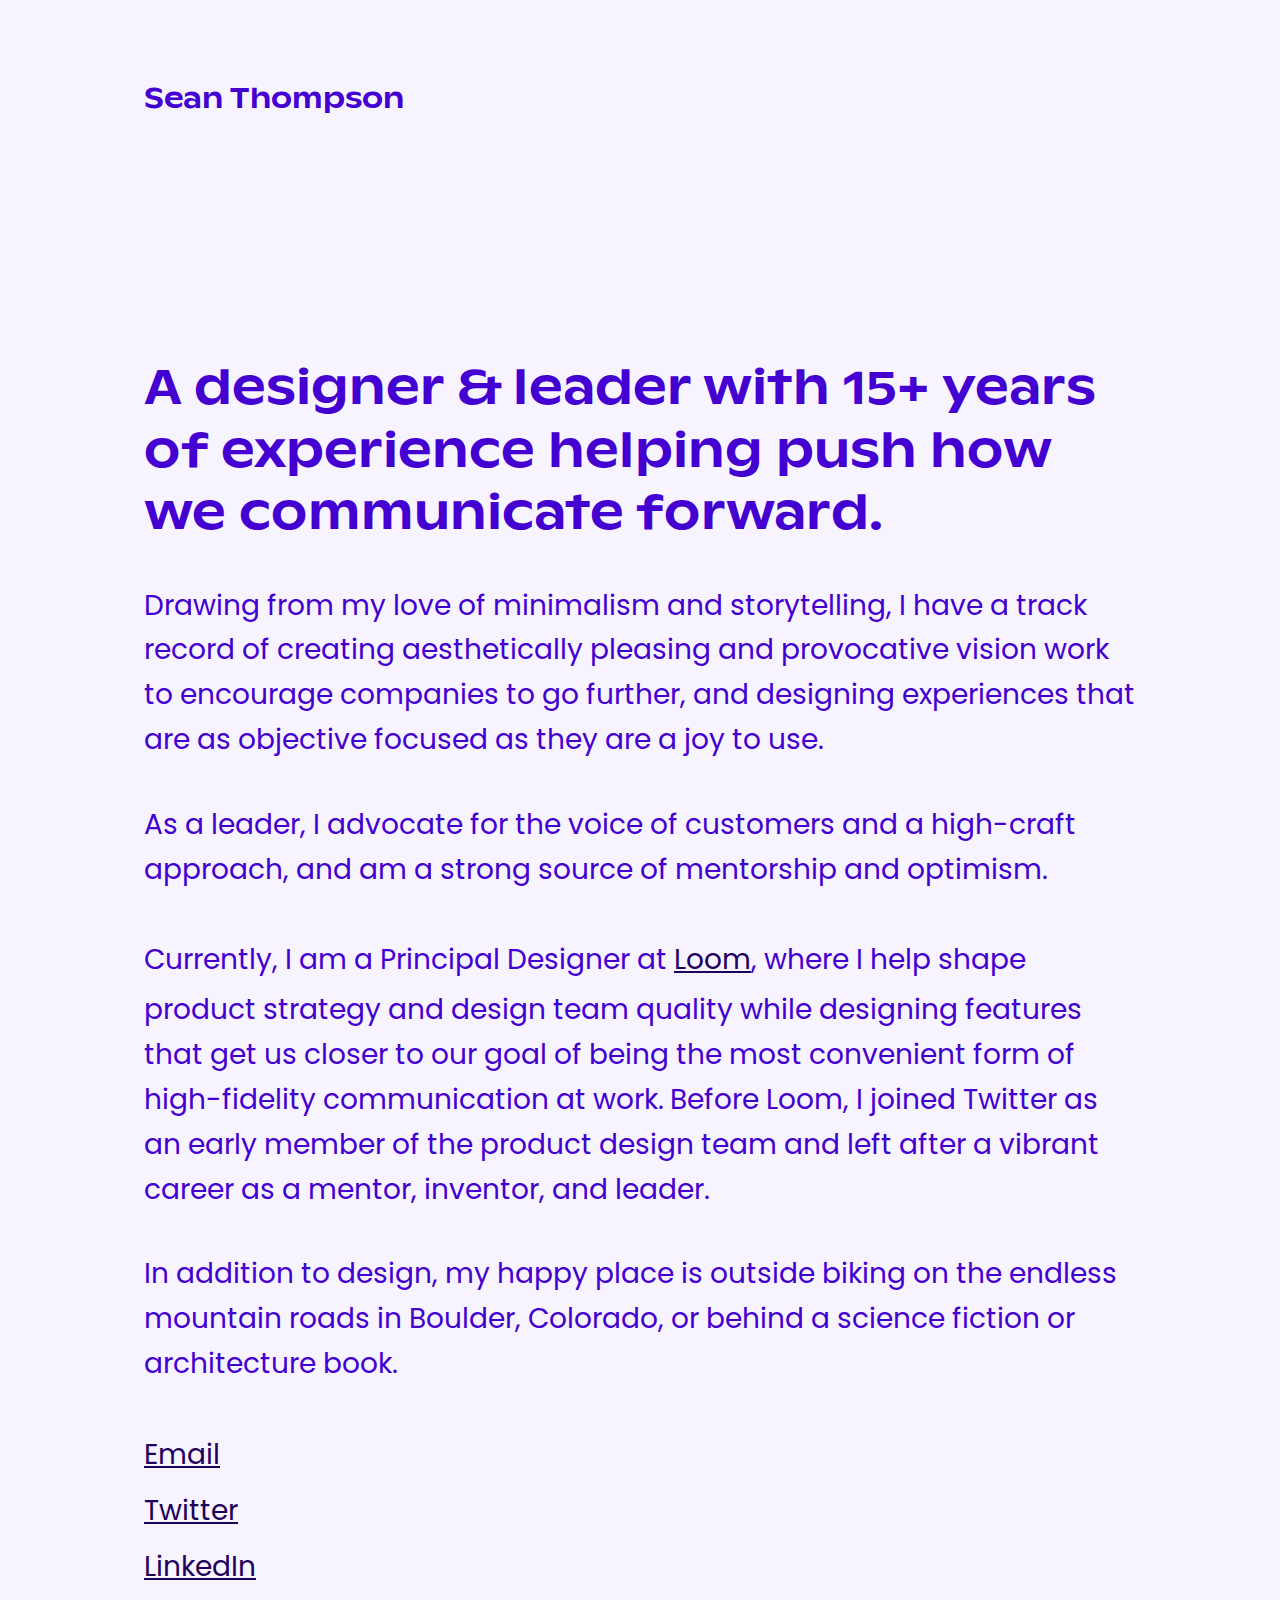
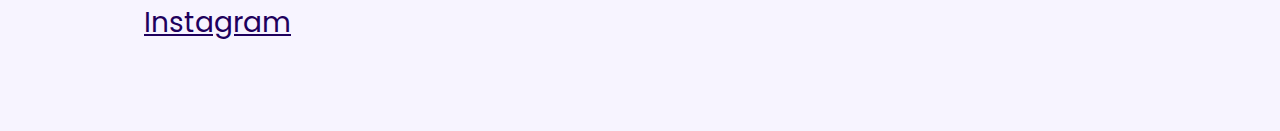
<file: index.html>
<!DOCTYPE html>
<html>
  <head>
    <meta charset="utf-8">
    <meta name="viewport" content="width=device-width, initial-scale=1">
    <meta name="author" content="Sean Thompson">
    <link rel="canonical" href="https://cyanhex.co">
    <title>Sean Thompson · Product Designer & Leader</title>
		<meta name="description" content="A designer and leader with 20+ years of experience helping push how we communicate forward.">
    <link href="style.css" rel="stylesheet">
  </head>
  <body>
    <header>
      <div>
        <h1>Sean Thompson<br>
        </h1>
      </div>
    </header>

    <main>
      <section>
        <h2>A designer &amp; leader with 15+ years of experience helping push how we communicate forward.</h2>

        <p>Drawing from my love of minimalism and storytelling, I have a track record of creating aesthetically pleasing and provocative vision work to encourage companies to go further, and designing experiences that are as objective focused as they are a joy to use.</p>

        <p>As a leader, I advocate for the voice of customers and a high-craft approach, and am a strong source of mentorship and optimism.</p>

        <p>Currently, I am a Principal Designer at <a href="http://loom.com">Loom</a>, where I help shape product strategy and design team quality while designing features that get us closer to our goal of being the most convenient form of high-fidelity communication at work. Before Loom, I joined Twitter as an early member of the product design team and left after a vibrant career as a mentor, inventor, and leader.</p>

        <p>In addition to design, my happy place is outside biking on the endless mountain roads in Boulder, Colorado, or behind a science fiction or architecture book.</p>
      </section>

      <section>
          <p>
            <a href="mailto:cyangradient@gmail.com">Email</a><br>
            <a href="http://twitter.com/cyanhex">Twitter</a><br>
            <a href="https://linkedin.com/in/seanthomps">LinkedIn</a><br>
            <a href="https://instagram.com/cyanhex">Instagram</a>
          </p>
      </section>
    </main>
  </body>
</html>
</file>
<file: style.css>
@import url('https://fonts.googleapis.com/css2?family=Poppins:wght@500&display=swap');

@font-face {
font-family: "ABCGintoNord";
src: url("ABCGintoNord-Medium.woff") format('woff');
}

a, a:link, a:visited {color: #1E005D;}

a:hover {color: #4300D1;}

body {
  font-family: 'Poppins', sans-serif;
  background: #F7F4FF;
  color: #4300D1;
  line-height: 1.6;
  margin: 5rem;
}

body, h1 {font-size: 1.75rem;}

h1, h2 {
  font-family: 'ABCGintoNord', sans-serif;
  font-style: normal;
  font-weight: 500;
  line-height: 1.3;
}

h2 {
  font-size: 3rem;
}

p, h2 {
  margin-block-start: 0em;
  margin-block-end: 2.5rem;
}

p a {line-height: 2;}

header {
  margin-top: 5rem;
  margin-bottom: 15rem;
}

header, section {
  max-width: 62rem;
  margin-left: auto;
  margin-right: auto;
}

@media screen
and (min-width: 701px)
and (max-width: 880px) {
  body {margin: 2.5rem;}
  header {margin-top: 3rem;}
  body, h1 {font-size: 1.5rem;}
  h2 {font-size: 2.25rem;}
}

@media screen
and (min-width: 567px)
and (max-width: 700px) {
  body {margin: 2.5rem;}
  header {margin-top: 2.5rem;}
  body, h1 {font-size: 1.25rem;}
  h2 {font-size: 1.9rem;}
}

@media screen
and (min-width: 0px)
and (max-width: 566px) {
  body {margin: 1.5rem;}
  header {margin-top: 1.5rem; margin-bottom: 10rem;}
  body, h1 {font-size: 1.05rem;}
  h2 {font-size: 1.4rem;}
}
</file>
